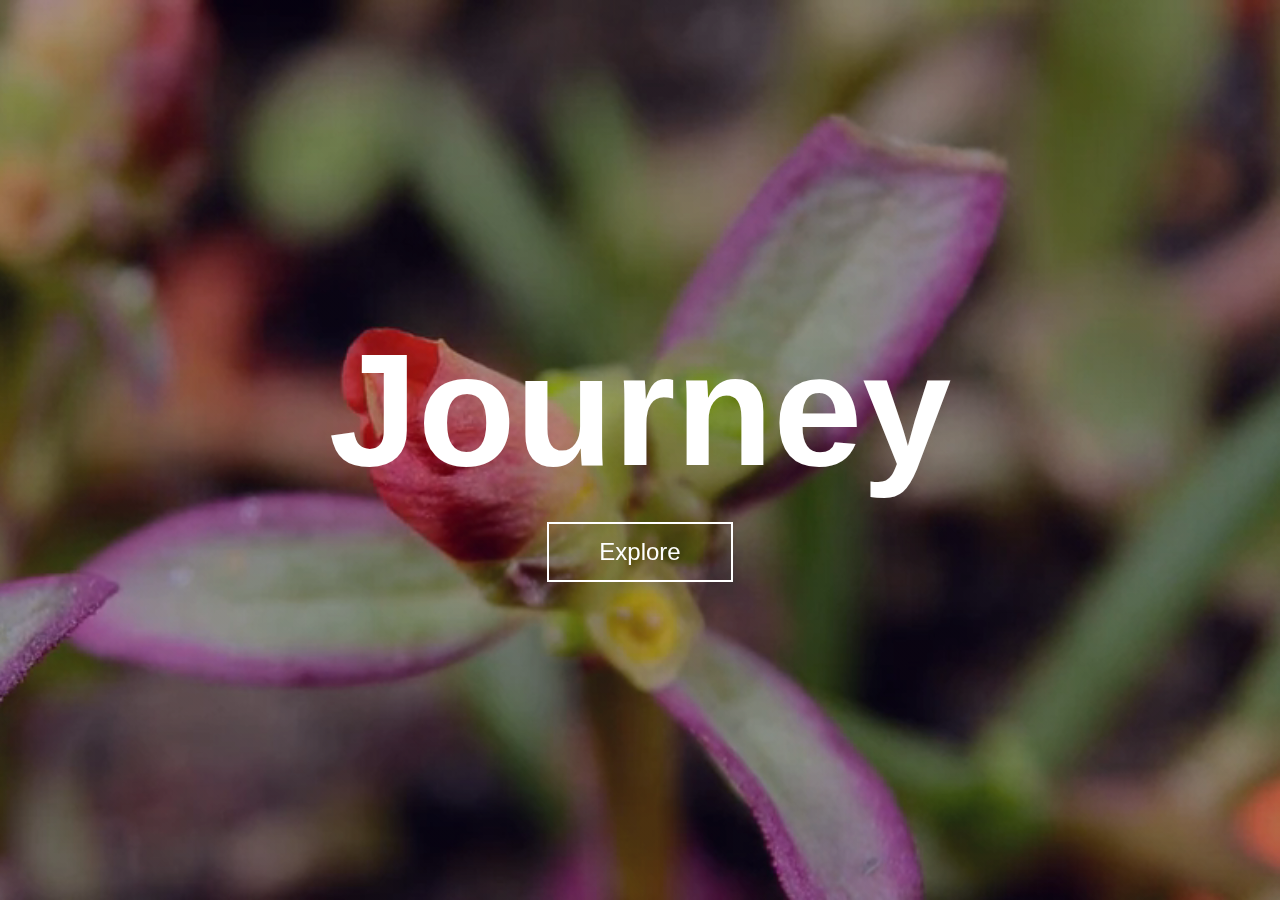
<file: 00_ProjectSection/01-bg-video/index.html>
<!DOCTYPE html>
<html lang="en">
  <head>
    <meta charset="UTF-8" />
    <meta name="viewport" content="width=device-width, initial-scale=1.0" />
    <title>Bg video</title>
    <link rel="stylesheet" href="style.css" />
  </head>
  <body>
    <section class="hero">
      <video autoplay loop muted plays-inline class="back-video">
        <!-- change the video to your own -->
        <source src="./flower.webm" />
      </video>

      <section class="content">
        <h1>Journey</h1>
        <a href="">Explore</a>
      </section>
    </section>
  </body>
</html>
</file>
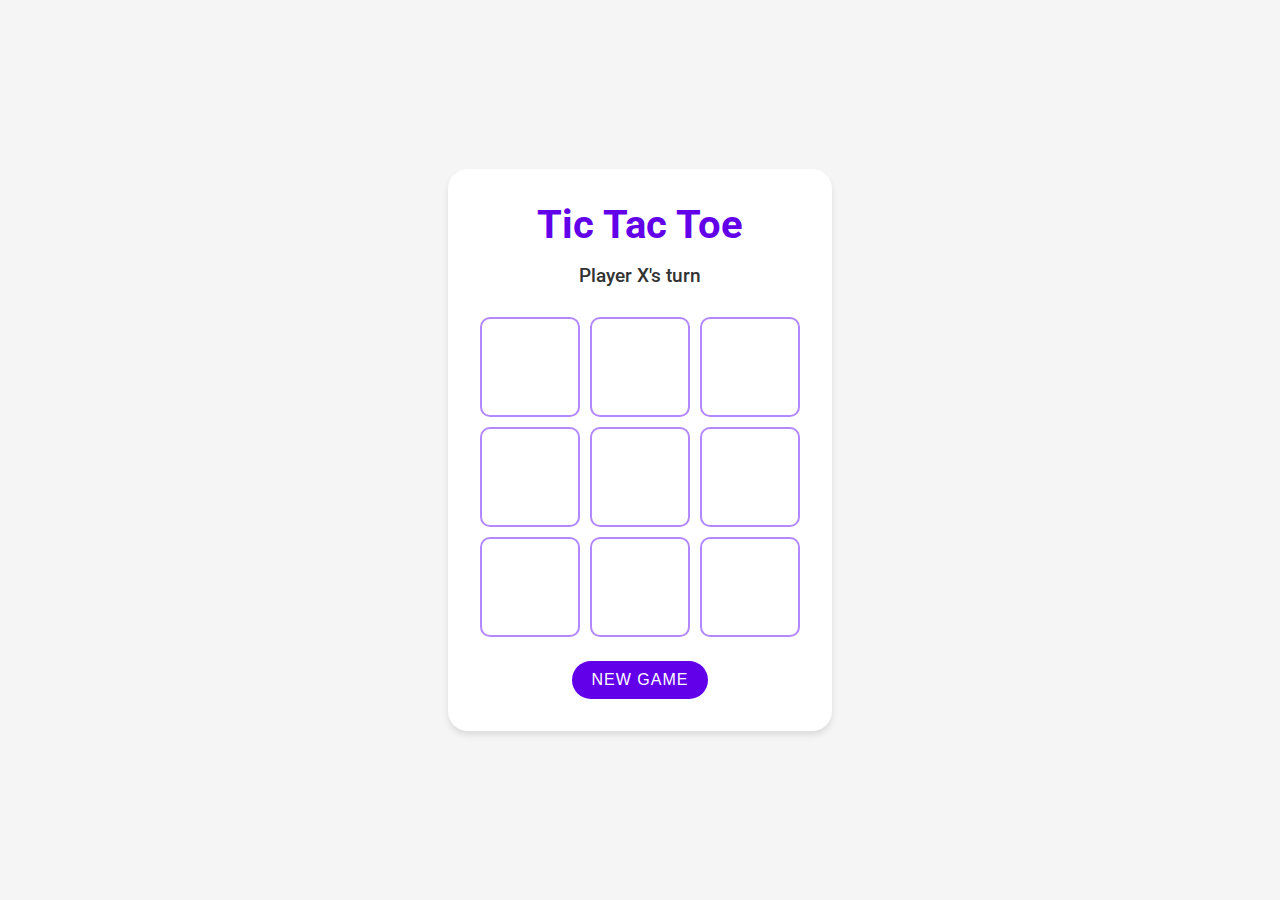
<file: 00_ProjectSection/02-tic-toe/index.html>
<!DOCTYPE html>
<html lang="en">
  <head>
    <meta charset="UTF-8" />
    <meta name="viewport" content="width=device-width, initial-scale=1.0" />
    <title>Modern Tic Tac Toe</title>
    <link rel="stylesheet" href="./styles.css" />
    <link
      href="https://fonts.googleapis.com/css2?family=Roboto:wght@300;400;700&display=swap"
      rel="stylesheet"
    />
  </head>
  <body>
    <div class="game-container">
      <h1>Tic Tac Toe</h1>
      <div id="status-message" class="status-message"></div>
      <div class="game-board">
        <div class="cell" data-cell-index="0"></div>
        <div class="cell" data-cell-index="1"></div>
        <div class="cell" data-cell-index="2"></div>
        <div class="cell" data-cell-index="3"></div>
        <div class="cell" data-cell-index="4"></div>
        <div class="cell" data-cell-index="5"></div>
        <div class="cell" data-cell-index="6"></div>
        <div class="cell" data-cell-index="7"></div>
        <div class="cell" data-cell-index="8"></div>
      </div>
      <button class="reset-button">New Game</button>
    </div>
    <script src="./script.js"></script>
  </body>
</html>
</file>
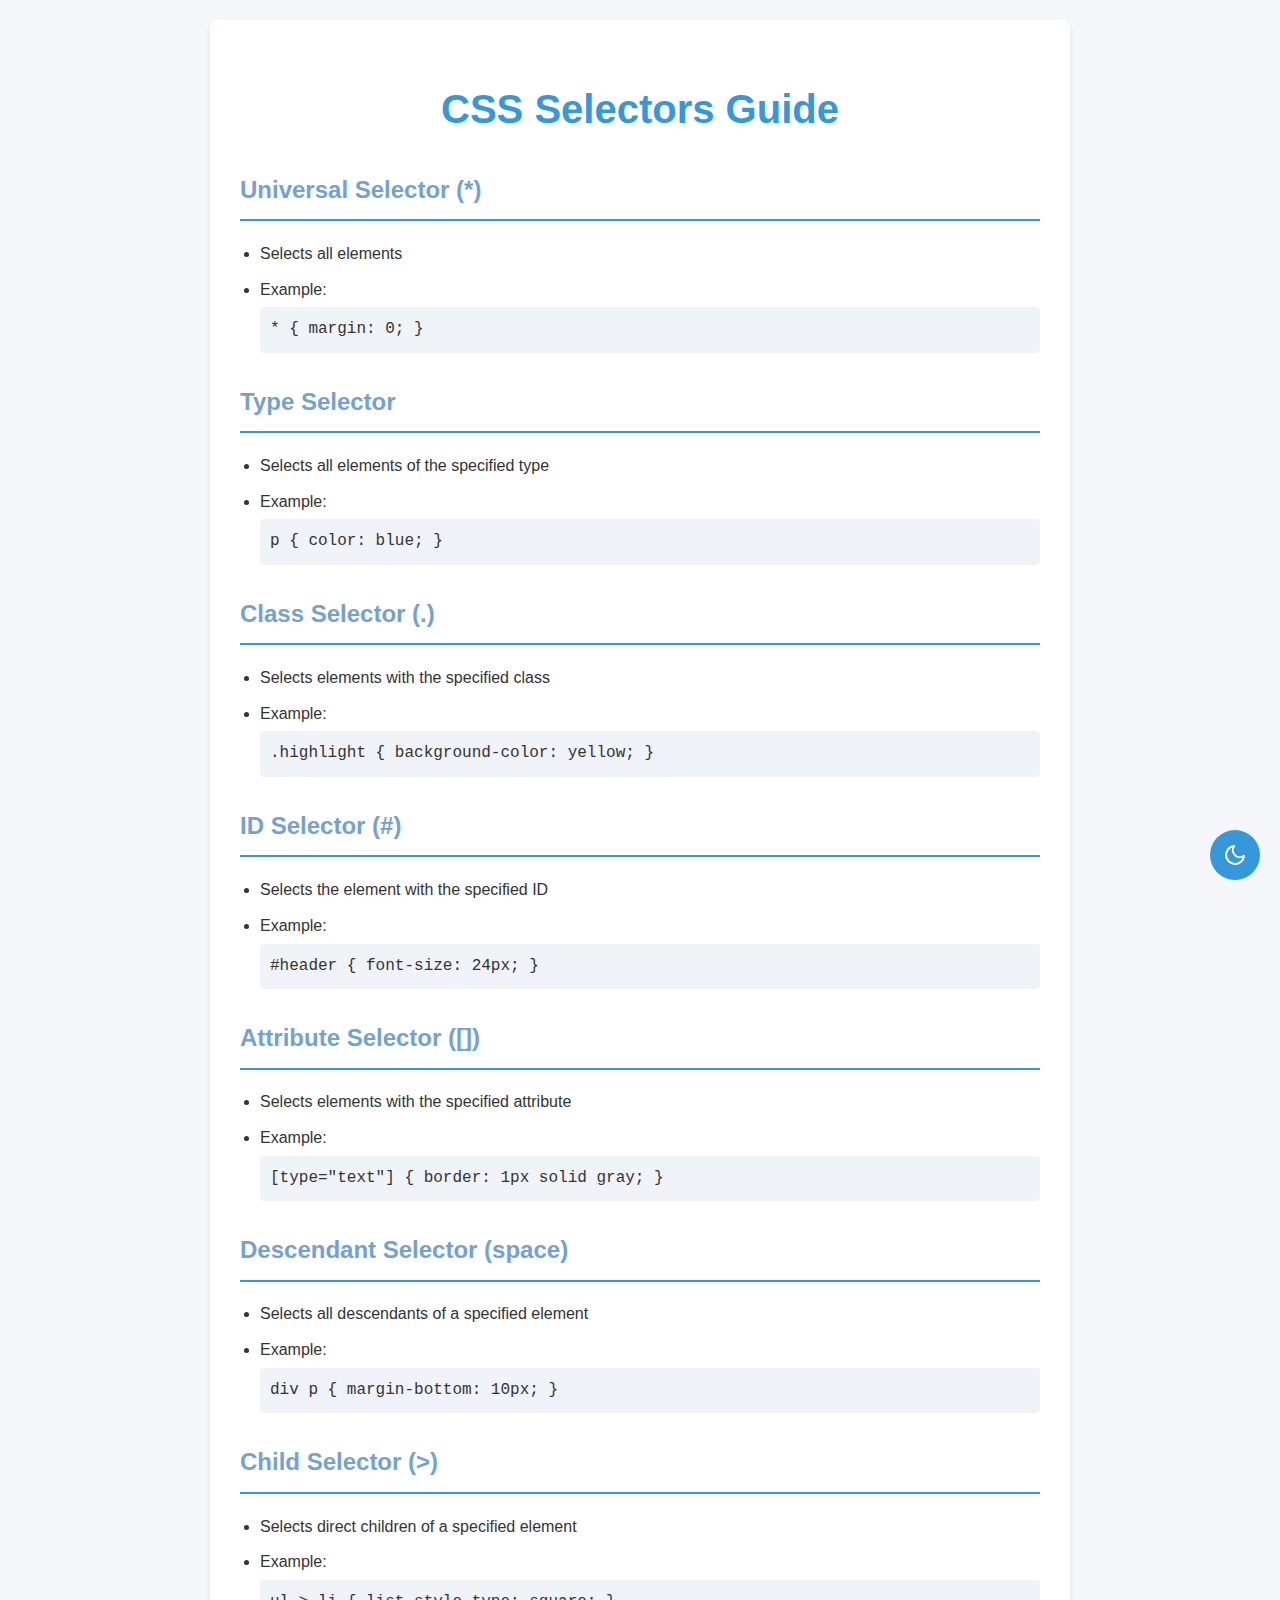
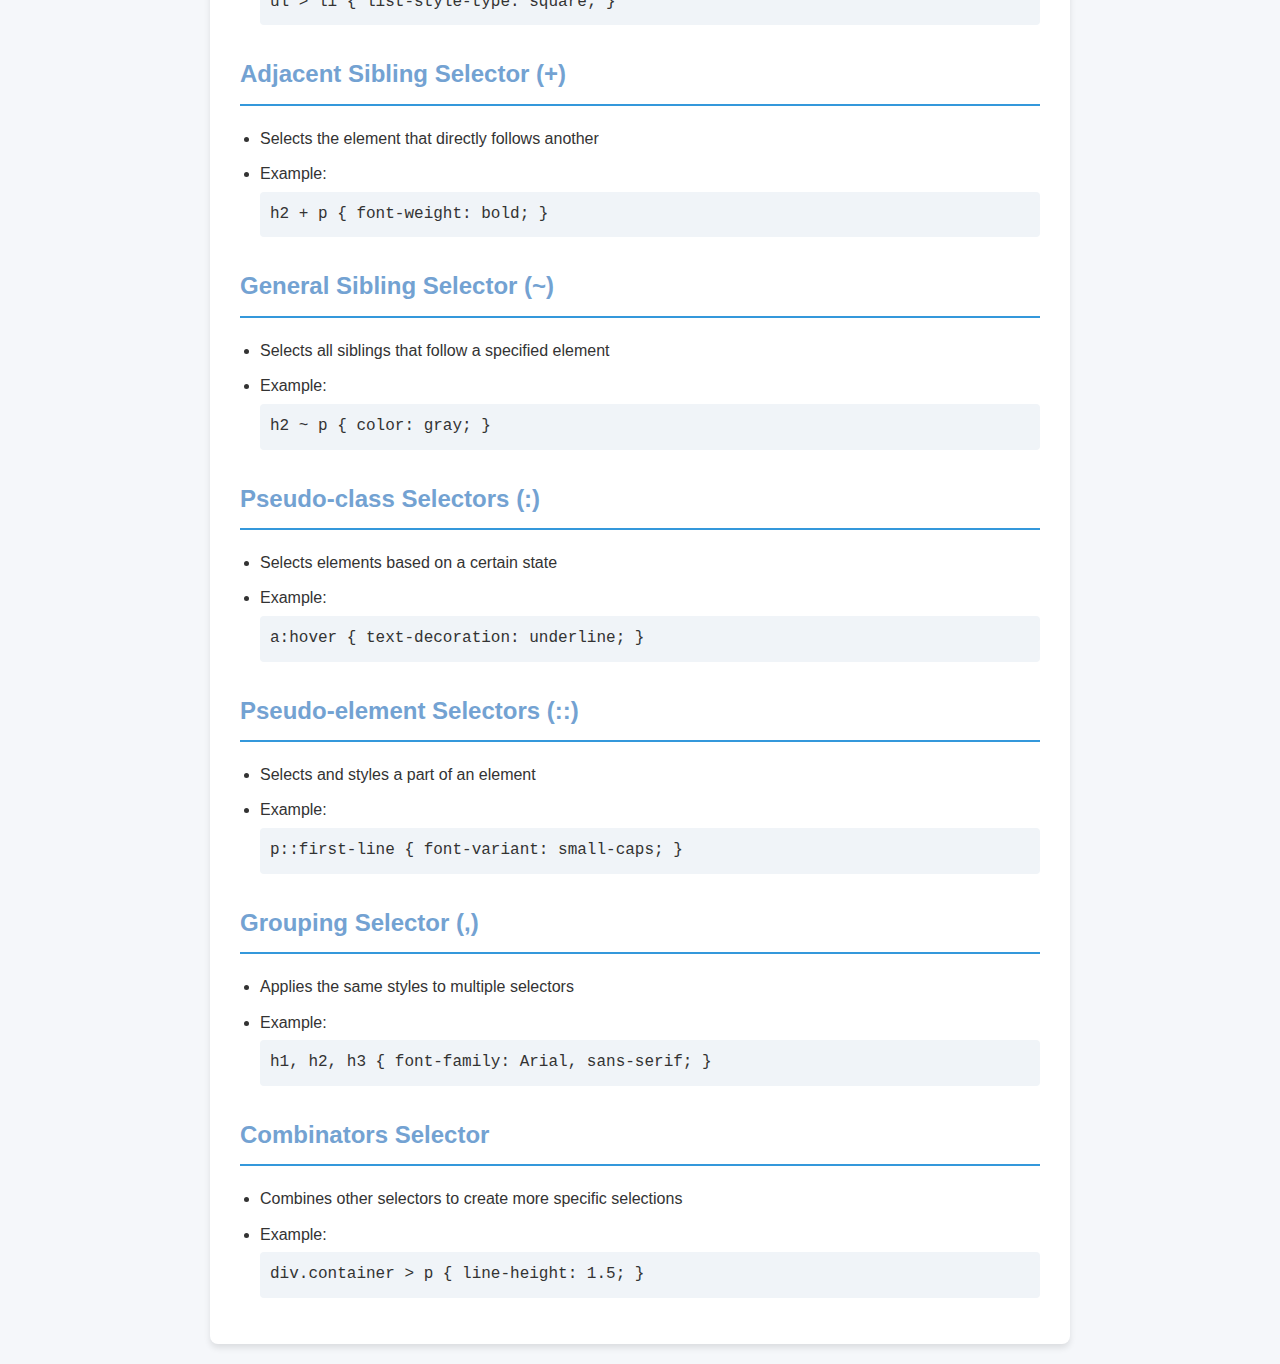
<file: 02_CSS/19_Selector/index.html>
<!DOCTYPE html>
<html lang="en">
  <head>
    <meta charset="UTF-8" />
    <meta name="viewport" content="width=device-width, initial-scale=1.0" />
    <title>CSS Selectors Guide</title>
    <style>
      :root {
        --primary-color: #3498db;
        --secondary-color: #73a2d2;
        --background-color: #f5f7fa;
        --text-color: #333;
      }

      body {
        font-family: "Segoe UI", Tahoma, Geneva, Verdana, sans-serif;
        line-height: 1.6;
        color: var(--text-color);
        background-color: var(--background-color);
        margin: 0;
        padding: 20px;
      }

      .container {
        max-width: 800px;
        margin: 0 auto;
        background-color: #fff;
        padding: 30px;
        border-radius: 8px;
        box-shadow: 0 4px 6px rgba(0, 0, 0, 0.1);
      }

      h1 {
        color: var(--primary-color);
        text-align: center;
        margin-bottom: 30px;
        font-size: 2.5rem;
      }

      h2 {
        color: var(--secondary-color);
        border-bottom: 2px solid var(--primary-color);
        padding-bottom: 10px;
        margin-top: 30px;
      }

      ul {
        padding-left: 20px;
      }

      li {
        margin-bottom: 10px;
        font-size: 1rem;
      }

      .example {
        background-color: #f0f4f8;
        padding: 10px;
        border-radius: 4px;
        font-family: "Courier New", Courier, monospace;
        margin-top: 5px;
      }

      .theme-toggle {
        position: fixed;
        bottom: 20px;
        right: 20px;
        background-color: var(--primary-color);
        color: #fff;
        border: none;
        border-radius: 50%;
        width: 50px;
        height: 50px;
        font-size: 24px;
        cursor: pointer;
        display: flex;
        justify-content: center;
        align-items: center;
        transition: background-color 0.3s;
      }

      .theme-toggle:hover {
        background-color: var(--secondary-color);
      }
      .theme-toggle svg {
        width: 24px;
        height: 24px;
        transition: transform 0.5s ease, color 0.3s;
        color: var(--toggle-fg);
      }

      .theme-toggle:hover svg {
        transform: rotate(360deg);
      }

      body.dark-mode {
        --background-color: #1a1a1a;
        --text-color: #f0f0f0;
        --box-background: #2c2c2c;
      }

      body.dark-mode .container {
        background-color: #2c2c2c;
        box-shadow: 0 4px 6px rgba(255, 255, 255, 0.1);
      }
      body.dark-mode .example {
        color: black;
      }

      @media (max-width: 600px) {
        body {
          padding: 10px;
        }

        .container {
          padding: 20px;
        }

        h1 {
          font-size: 2rem;
        }

        h2 {
          font-size: 1.4rem;
        }
      }
    </style>
  </head>
  <body>
    <div class="container">
      <h1>CSS Selectors Guide</h1>

      <h2>Universal Selector (*)</h2>
      <ul>
        <li>Selects all elements</li>
        <li>
          Example:
          <div class="example">* { margin: 0; }</div>
        </li>
      </ul>

      <h2>Type Selector</h2>
      <ul>
        <li>Selects all elements of the specified type</li>
        <li>
          Example:
          <div class="example">p { color: blue; }</div>
        </li>
      </ul>

      <h2>Class Selector (.)</h2>
      <ul>
        <li>Selects elements with the specified class</li>
        <li>
          Example:
          <div class="example">.highlight { background-color: yellow; }</div>
        </li>
      </ul>

      <h2>ID Selector (#)</h2>
      <ul>
        <li>Selects the element with the specified ID</li>
        <li>
          Example:
          <div class="example">#header { font-size: 24px; }</div>
        </li>
      </ul>

      <h2>Attribute Selector ([])</h2>
      <ul>
        <li>Selects elements with the specified attribute</li>
        <li>
          Example:
          <div class="example">[type="text"] { border: 1px solid gray; }</div>
        </li>
      </ul>

      <h2>Descendant Selector (space)</h2>
      <ul>
        <li>Selects all descendants of a specified element</li>
        <li>
          Example:
          <div class="example">div p { margin-bottom: 10px; }</div>
        </li>
      </ul>

      <h2>Child Selector (>)</h2>
      <ul>
        <li>Selects direct children of a specified element</li>
        <li>
          Example:
          <div class="example">ul > li { list-style-type: square; }</div>
        </li>
      </ul>

      <h2>Adjacent Sibling Selector (+)</h2>
      <ul>
        <li>Selects the element that directly follows another</li>
        <li>
          Example:
          <div class="example">h2 + p { font-weight: bold; }</div>
        </li>
      </ul>

      <h2>General Sibling Selector (~)</h2>
      <ul>
        <li>Selects all siblings that follow a specified element</li>
        <li>
          Example:
          <div class="example">h2 ~ p { color: gray; }</div>
        </li>
      </ul>

      <h2>Pseudo-class Selectors (:)</h2>
      <ul>
        <li>Selects elements based on a certain state</li>
        <li>
          Example:
          <div class="example">a:hover { text-decoration: underline; }</div>
        </li>
      </ul>

      <h2>Pseudo-element Selectors (::)</h2>
      <ul>
        <li>Selects and styles a part of an element</li>
        <li>
          Example:
          <div class="example">p::first-line { font-variant: small-caps; }</div>
        </li>
      </ul>

      <h2>Grouping Selector (,)</h2>
      <ul>
        <li>Applies the same styles to multiple selectors</li>
        <li>
          Example:
          <div class="example">
            h1, h2, h3 { font-family: Arial, sans-serif; }
          </div>
        </li>
      </ul>

      <h2>Combinators Selector</h2>
      <ul>
        <li>Combines other selectors to create more specific selections</li>
        <li>
          Example:
          <div class="example">div.container > p { line-height: 1.5; }</div>
        </li>
      </ul>
    </div>

    <div class="theme-toggle-wrapper">
      <div class="theme-toggle-bg"></div>
      <button class="theme-toggle" aria-label="Toggle dark mode">
        <svg
          xmlns="http://www.w3.org/2000/svg"
          width="24"
          height="24"
          viewBox="0 0 24 24"
          fill="none"
          stroke="currentColor"
          stroke-width="2"
          stroke-linecap="round"
          stroke-linejoin="round"
        >
          <path d="M21 12.79A9 9 0 1 1 11.21 3 7 7 0 0 0 21 12.79z"></path>
        </svg>
      </button>
    </div>

    <script>
      const toggleButton = document.querySelector(".theme-toggle");
      const body = document.body;

      toggleButton.addEventListener("click", () => {
        body.classList.toggle("dark-mode");
      });
    </script>
  </body>
</html>
</file>
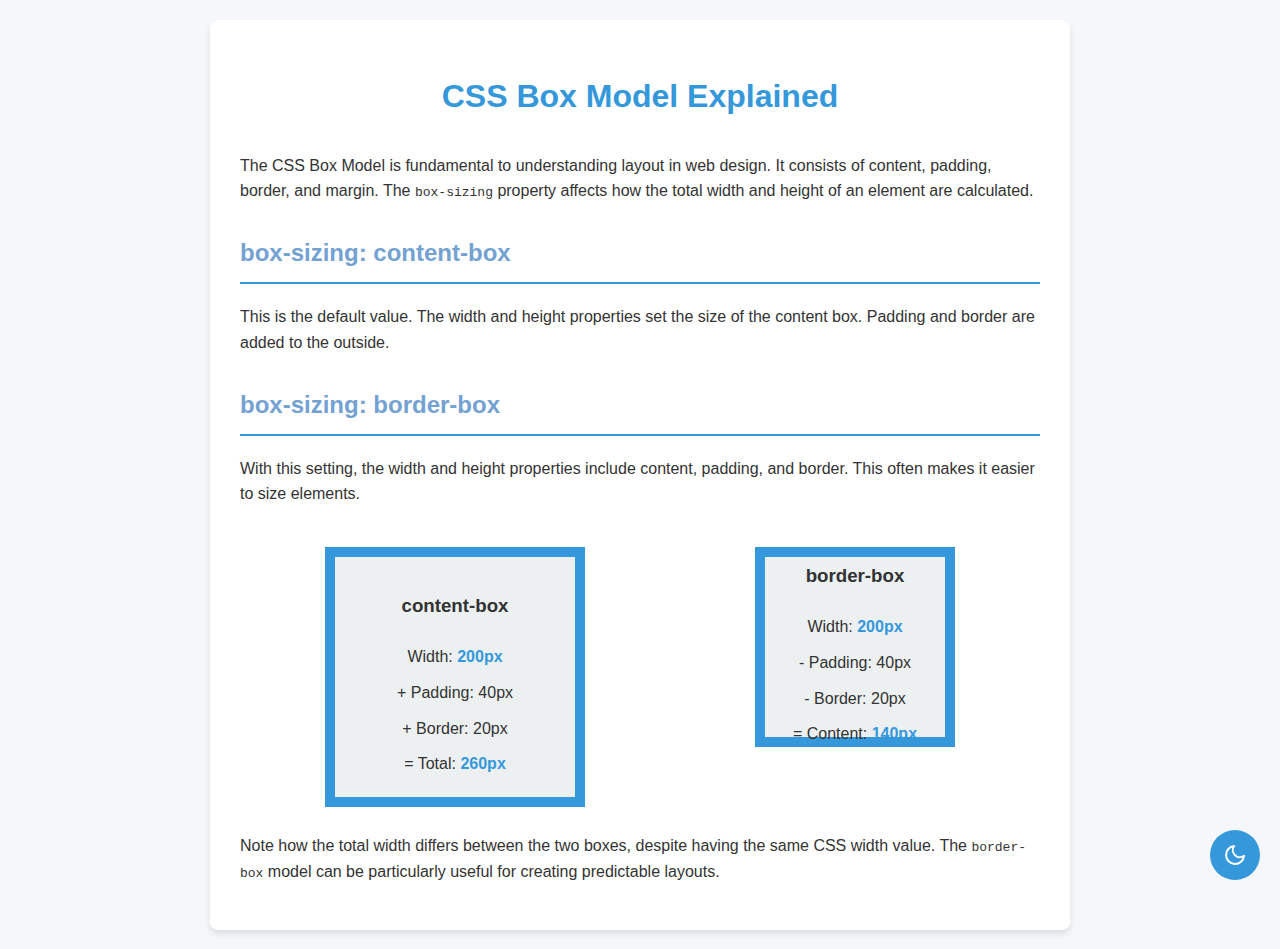
<file: 02_CSS/20_BoxModel_inline-block/index.html>
<!DOCTYPE html>
<html lang="en">
  <head>
    <meta charset="UTF-8" />
    <meta name="viewport" content="width=device-width, initial-scale=1.0" />
    <title>CSS Box Model Explained</title>
    <style>
      :root {
        --primary-color: #3498db;
        --secondary-color: #73a2d2;
        --background-color: #f5f7fa;
        --text-color: #333;
        --border-color: #e0e0e0;
        --box-background: #ecf0f1;
      }

      body {
        font-family: "Segoe UI", Tahoma, Geneva, Verdana, sans-serif;
        line-height: 1.6;
        color: var(--text-color);
        background-color: var(--background-color);
        margin: 0;
        padding: 20px;
        transition: background-color 0.3s, color 0.3s;
      }

      .container {
        max-width: 800px;
        margin: 0 auto;
        background-color: #fff;
        padding: 30px;
        border-radius: 8px;
        box-shadow: 0 4px 6px rgba(0, 0, 0, 0.1);
        transition: background-color 0.3s, box-shadow 0.3s;
      }

      h1 {
        color: var(--primary-color);
        text-align: center;
        margin-bottom: 30px;
      }

      h2 {
        color: var(--secondary-color);
        border-bottom: 2px solid var(--primary-color);
        padding-bottom: 10px;
        margin-top: 30px;
      }

      p {
        margin-bottom: 15px;
      }

      .box-model {
        display: flex;
        justify-content: space-around;
        margin-top: 30px;
      }

      .box {
        width: 200px;
        height: 200px;
        padding: 20px;
        border: 10px solid var(--primary-color);
        margin: 10px;
        background-color: var(--box-background);
        display: flex;
        flex-direction: column;
        justify-content: center;
        align-items: center;
        text-align: center;
        transition: background-color 0.3s;
      }

      .content-box {
        box-sizing: content-box;
      }

      .border-box {
        box-sizing: border-box;
      }

      .box p {
        margin: 5px 0;
      }

      .highlight {
        font-weight: bold;
        color: var(--primary-color);
      }

      .theme-toggle {
        position: fixed;
        bottom: 20px;
        right: 20px;
        background-color: var(--primary-color);
        color: #fff;
        border: none;
        border-radius: 50%;
        width: 50px;
        height: 50px;
        font-size: 24px;
        cursor: pointer;
        display: flex;
        justify-content: center;
        align-items: center;
        transition: background-color 0.3s;
      }

      .theme-toggle:hover {
        background-color: var(--secondary-color);
      }
      .theme-toggle svg {
        width: 24px;
        height: 24px;
        transition: transform 0.5s ease, color 0.3s;
        color: var(--toggle-fg);
      }

      .theme-toggle:hover svg {
        transform: rotate(360deg);
      }

      body.dark-mode {
        --background-color: #1a1a1a;
        --text-color: #f0f0f0;
        --box-background: #2c2c2c;
      }

      body.dark-mode .container {
        background-color: #2c2c2c;
        box-shadow: 0 4px 6px rgba(255, 255, 255, 0.1);
      }

      @media (max-width: 600px) {
        .box-model {
          flex-direction: column;
          align-items: center;
        }

        .box {
          margin-bottom: 20px;
        }
      }
    </style>
  </head>
  <body>
    <div class="container">
      <h1>CSS Box Model Explained</h1>

      <p>
        The CSS Box Model is fundamental to understanding layout in web design.
        It consists of content, padding, border, and margin. The
        <code>box-sizing</code> property affects how the total width and height
        of an element are calculated.
      </p>

      <h2>box-sizing: content-box</h2>
      <p>
        This is the default value. The width and height properties set the size
        of the content box. Padding and border are added to the outside.
      </p>

      <h2>box-sizing: border-box</h2>
      <p>
        With this setting, the width and height properties include content,
        padding, and border. This often makes it easier to size elements.
      </p>

      <div class="box-model">
        <div class="box content-box">
          <h3>content-box</h3>
          <p>Width: <span class="highlight">200px</span></p>
          <p>+ Padding: 40px</p>
          <p>+ Border: 20px</p>
          <p>= Total: <span class="highlight">260px</span></p>
        </div>
        <div class="box border-box">
          <h3>border-box</h3>
          <p>Width: <span class="highlight">200px</span></p>
          <p>- Padding: 40px</p>
          <p>- Border: 20px</p>
          <p>= Content: <span class="highlight">140px</span></p>
        </div>
      </div>

      <p>
        Note how the total width differs between the two boxes, despite having
        the same CSS width value. The <code>border-box</code> model can be
        particularly useful for creating predictable layouts.
      </p>
    </div>
    <div class="theme-toggle-wrapper">
      <div class="theme-toggle-bg"></div>
      <button class="theme-toggle" aria-label="Toggle dark mode">
        <svg
          xmlns="http://www.w3.org/2000/svg"
          width="24"
          height="24"
          viewBox="0 0 24 24"
          fill="none"
          stroke="currentColor"
          stroke-width="2"
          stroke-linecap="round"
          stroke-linejoin="round"
        >
          <path d="M21 12.79A9 9 0 1 1 11.21 3 7 7 0 0 0 21 12.79z"></path>
        </svg>
      </button>
    </div>

    <script>
      const toggleButton = document.querySelector(".theme-toggle");
      const body = document.body;

      toggleButton.addEventListener("click", () => {
        body.classList.toggle("dark-mode");
      });
    </script>
  </body>
</html>
</file>
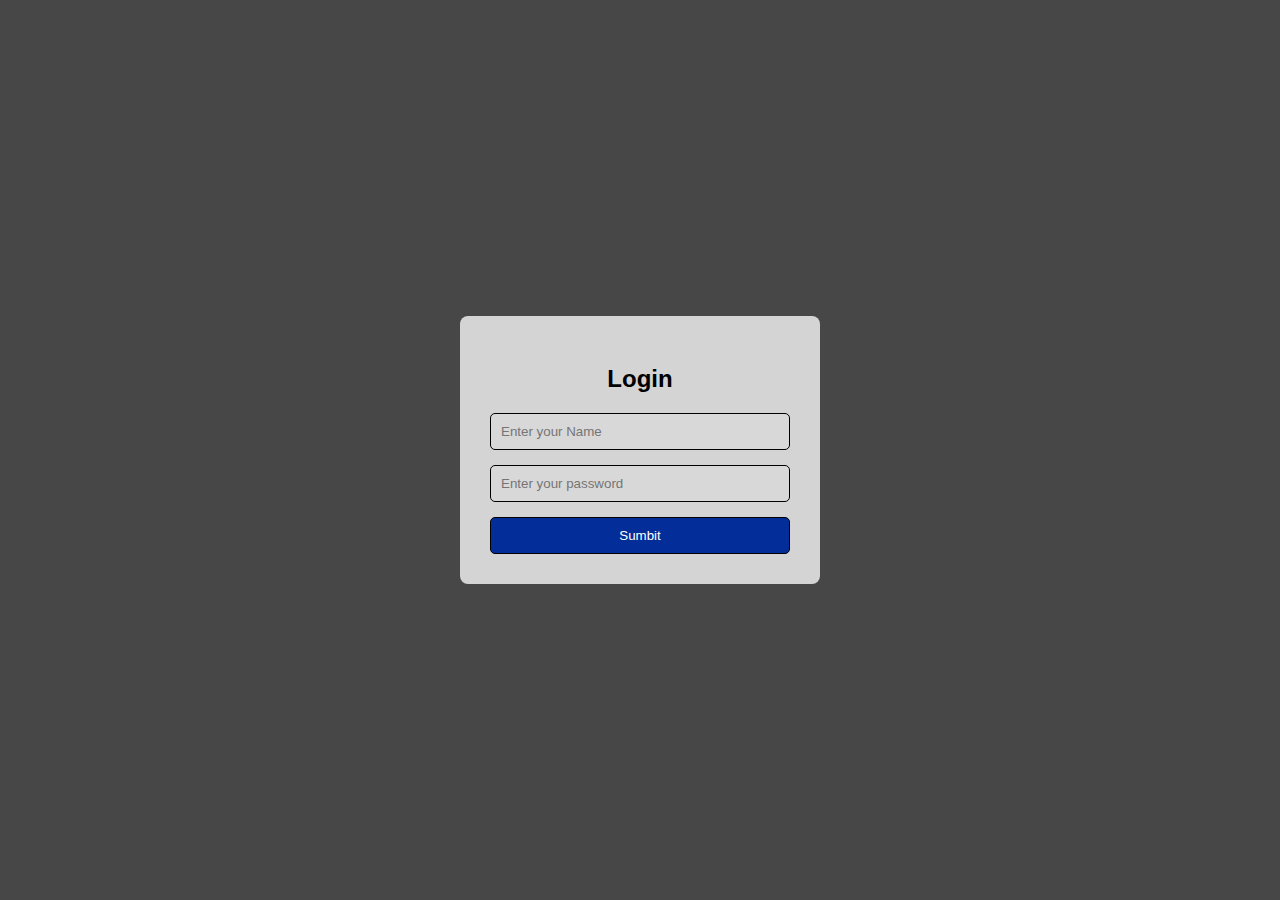
<file: 02_CSS/18_Form/Login.html>
<!DOCTYPE html>
<html lang="en">
  <head>
    <meta charset="UTF-8" />
    <meta name="viewport" content="width=device-width, initial-scale=1.0" />
    <title>Document</title>
  </head>
  <style>
    body {
      font-family: "Franklin Gothic Medium", "Arial Narrow", Arial, sans-serif;
      margin: 0;
      padding: 0;
      background: #474747;
      width: 100vw;
      height: 100vh;
      display: flex;
      justify-content: center;
      align-items: center;
    }
    .card {
      background: #d4d4d4;
      border-radius: 8px;
      padding: 30px;
      width: 300px;
    }
    h2 {
      color: #000000;
      text-align: center;
      margin-bottom: 20px;
    }
    form {
      display: flex;
      flex-direction: column;
    }
    input {
      margin-bottom: 15px;
      padding: 10px;
      border-radius: 5px;
      border: 1px solid black;
      background: #d8d8d8;
    }
    button {
      padding: 10px 20px;
      background: rgb(3, 45, 152);
      color: white;
      border: 1px solid black;
      border-radius: 5px;
    }
    button:hover {
      background: rgb(33, 92, 243);
    }
  </style>
  <body>
    <div class="card">
      <h2>Login</h2>
      <form>
        <input type="text" name="" id="" placeholder="Enter your Name" />
        <input
          type="password"
          name=""
          id=""
          placeholder="Enter your password"
        />
        <button type="submit">Sumbit</button>
      </form>
    </div>
  </body>
</html>
</file>
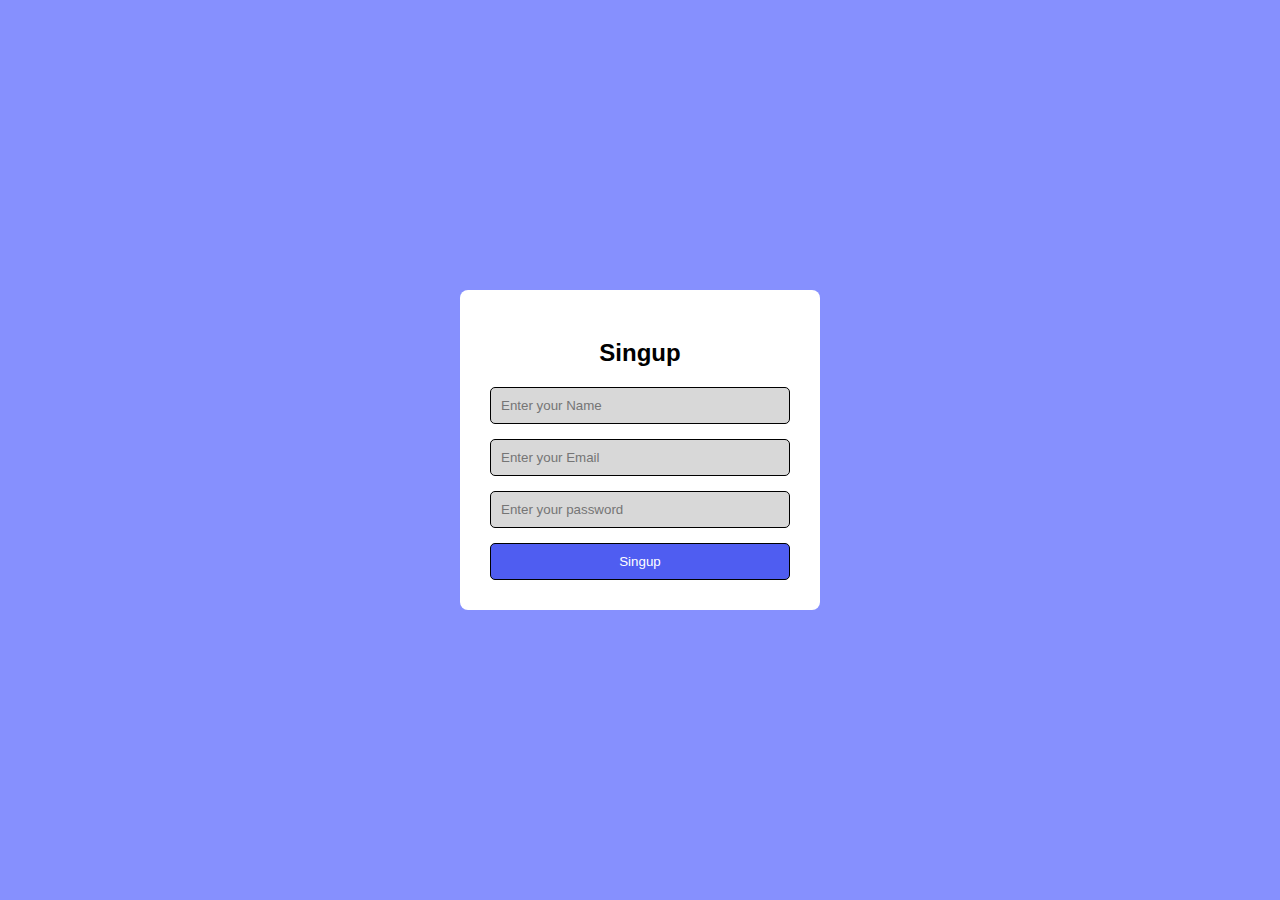
<file: 02_CSS/18_Form/Signup.html>
<!DOCTYPE html>
<html lang="en">
  <head>
    <meta charset="UTF-8" />
    <meta name="viewport" content="width=device-width, initial-scale=1.0" />
    <title>Document</title>
  </head>
  <style>
    body {
      font-family: "Franklin Gothic Medium", "Arial Narrow", Arial, sans-serif;
      margin: 0;
      padding: 0;
      background: #5664feb6;
      width: 100vw;
      height: 100vh;
      display: flex;
      justify-content: center;
      align-items: center;
    }
    .card {
      background: #ffffff;
      border-radius: 8px;
      padding: 30px;
      width: 300px;
    }
    h2 {
      color: #000000;
      text-align: center;
      margin-bottom: 20px;
    }
    form {
      display: flex;
      flex-direction: column;
    }
    input {
      margin-bottom: 15px;
      padding: 10px;
      border-radius: 5px;
      border: 1px solid black;
      background: #d8d8d8;
    }
    button {
      padding: 10px 20px;
      background: #091cebb6;
      color: white;
      border: 1px solid black;
      border-radius: 5px;
    }
    button:hover {
      background: rgb(33, 92, 243);
    }
  </style>
  <body>
    <div class="card">
      <h2>Singup</h2>
      <form>
        <input type="text" name="" id="" placeholder="Enter your Name" />
        <input type="email" name="" id="" placeholder="Enter your Email" />

        <input
          type="password"
          name=""
          id=""
          placeholder="Enter your password"
        />
        <button type="submit">Singup</button>
      </form>
    </div>
  </body>
</html>
</file>
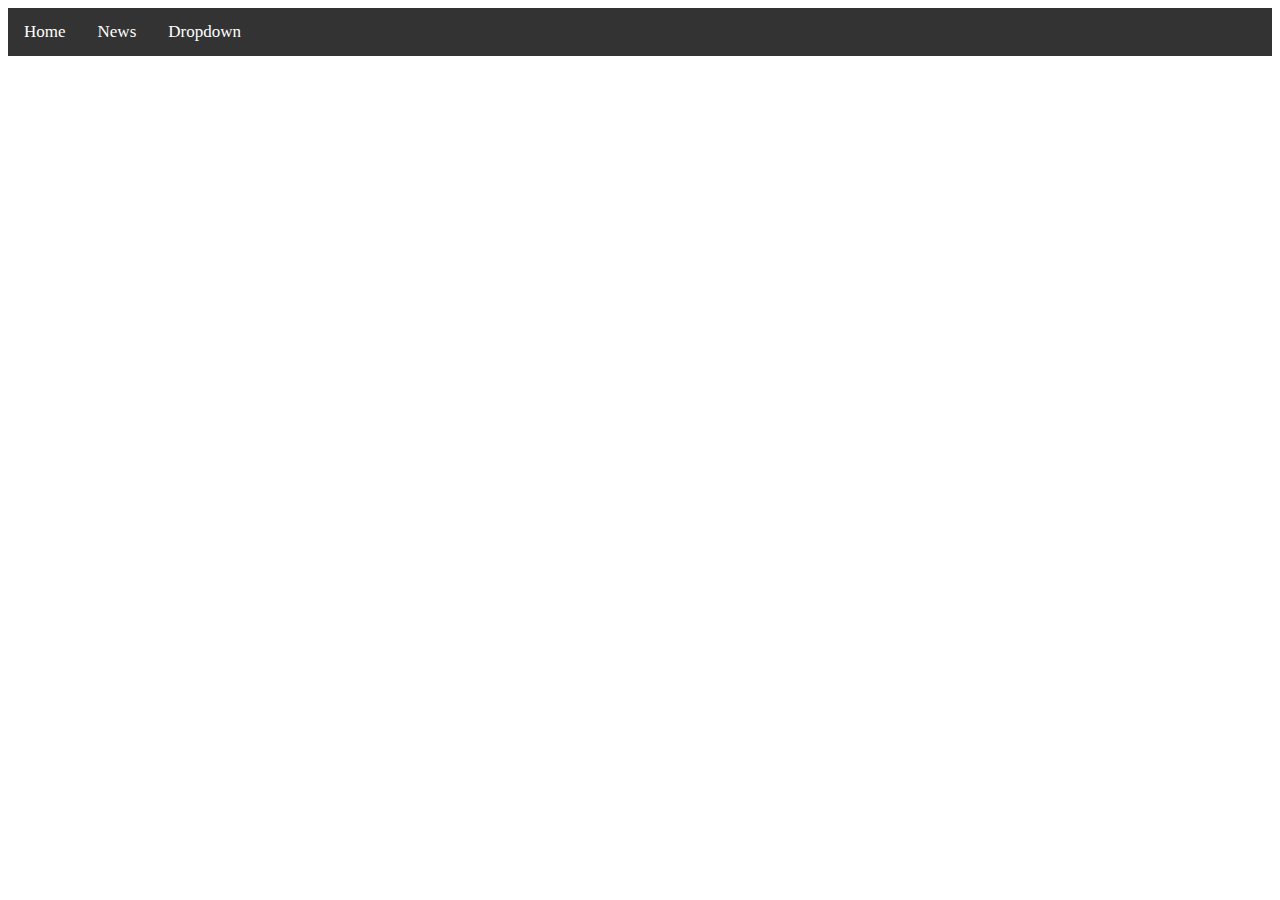
<file: 02_CSS/21-23_Navbar/03_Dropdown.html>
<!DOCTYPE html>
<html lang="en">
  <head>
    <meta charset="UTF-8" />
    <meta name="viewport" content="width=device-width, initial-scale=1.0" />
    <title>Document</title>
  </head>

  <style>
    /* Navbar styles */
    .navbar {
      background-color: #333;
      overflow: hidden;
    }

    .navbar a {
      float: left;
      color: white;
      text-align: center;
      padding: 14px 16px;
      text-decoration: none;
      font-size: 17px;
    }

    /* Dropdown styles */
    .dropdown {
      float: left;
      overflow: hidden;
    }

    .dropdown .dropbtn {
      font-size: 17px;
      border: none;
      outline: none;
      color: white;
      padding: 14px 16px;
      background-color: inherit;
      font-family: inherit;
      margin: 0;
    }

    .navbar a:hover,
    .dropdown:hover .dropbtn {
      background-color: #ddd;
      color: black;
    }

    .dropdown-content {
      display: none;
      position: absolute;
      background-color: #f9f9f9;
      min-width: 160px;
      box-shadow: 0px 8px 16px 0px rgba(0, 0, 0, 0.2);
      z-index: 1;
    }

    .dropdown-content a {
      float: none;
      color: black;
      padding: 12px 16px;
      text-decoration: none;
      display: block;
      text-align: left;
    }

    .dropdown-content a:hover {
      background-color: #ddd;
    }

    .dropdown:hover .dropdown-content {
      display: block;
    }
  </style>
  <body>
    <div class="navbar">
      <a href="#home">Home</a>
      <a href="#news">News</a>
      <div class="dropdown">
        <button class="dropbtn">
          Dropdown
          <i class="fa fa-caret-down"></i>
        </button>
        <div class="dropdown-content">
          <a href="#">Link 1</a>
          <a href="#">Link 2</a>
          <a href="#">Link 3</a>
        </div>
      </div>
    </div>
  </body>
</html>
</file>
<file: 00_ProjectSection/01-bg-video/style.css>
* {
  padding: 0;
  margin: 0;
  box-sizing: border-box;
  font-family: sans-serif;
}

.hero {
  width: 100%;
  height: 100vh;
  background-image: linear-gradient(rgba(12, 3, 51, 0.3), rgba(12, 3, 51, 0.3));
  position: relative;
  padding: 0 5%;
  display: flex;
  justify-content: center;
  align-items: center;
}

.back-video {
  position: absolute;
  right: 0;
  bottom: 0;
  z-index: -1;
}
.content {
  text-align: center;
}
.content h1 {
  font-size: 160px;
  color: white;
  font-weight: 600;
  transition: 0.5s;
}
.content h1:hover {
  -webkit-text-stroke: 2px white;
  color: transparent;
}
.content a {
  display: inline-block;
  font-size: 24px;
  text-decoration: none;
  color: white;
  border: 2px solid white;
  padding: 14px 50px;
  margin-top: 20px;
  transition: 0.5s;
}

.content a:hover {
  background: white;
  color: black;
}
@media (min-aspect-ratio: 16/9) {
  .back-video {
    width: 100%;
    height: auto;
  }
}

@media (max-aspect-ratio: 16/9) {
  .back-video {
    width: auto;
    height: 100%;
  }
}
</file>
<file: 00_ProjectSection/02-tic-toe/styles.css>
:root {
  --primary-color: #6200ea;
  --secondary-color: #b388ff;
  --background-color: #f5f5f5;
  --cell-color: #ffffff;
  --text-color: #333333;
  --shadow: 0 4px 6px rgba(0, 0, 0, 0.1);
}

* {
  box-sizing: border-box;
  margin: 0;
  padding: 0;
}

body {
  font-family: "Roboto", sans-serif;
  display: flex;
  justify-content: center;
  align-items: center;
  min-height: 100vh;
  background-color: var(--background-color);
  color: var(--text-color);
}

.game-container {
  background-color: var(--cell-color);
  border-radius: 20px;
  padding: 2rem;
  box-shadow: var(--shadow);
  text-align: center;
}

h1 {
  font-size: 2.5rem;
  margin-bottom: 1rem;
  color: var(--primary-color);
}

.status-message {
  font-size: 1.2rem;
  margin-bottom: 1.5rem;
  font-weight: 500;
  min-height: 1.5em;
}

.game-board {
  display: grid;
  grid-template-columns: repeat(3, 1fr);
  gap: 10px;
  margin-bottom: 1.5rem;
}

.cell {
  width: 100px;
  height: 100px;
  background-color: var(--cell-color);
  border: 2px solid var(--secondary-color);
  border-radius: 10px;
  display: flex;
  justify-content: center;
  align-items: center;
  font-size: 2.5rem;
  font-weight: bold;
  cursor: pointer;
  transition: all 0.3s ease;
}

.cell:hover {
  background-color: var(--secondary-color);
  color: var(--cell-color);
}

.cell.x {
  color: #f44336;
}

.cell.o {
  color: #2196f3;
}

.reset-button {
  padding: 10px 20px;
  font-size: 1rem;
  background-color: var(--primary-color);
  color: var(--cell-color);
  border: none;
  border-radius: 25px;
  cursor: pointer;
  transition: background-color 0.3s ease;
  text-transform: uppercase;
  font-weight: 500;
  letter-spacing: 1px;
}

.reset-button:hover {
  background-color: var(--secondary-color);
}

@media (max-width: 400px) {
  .cell {
    width: 80px;
    height: 80px;
    font-size: 2rem;
  }
}
</file>
